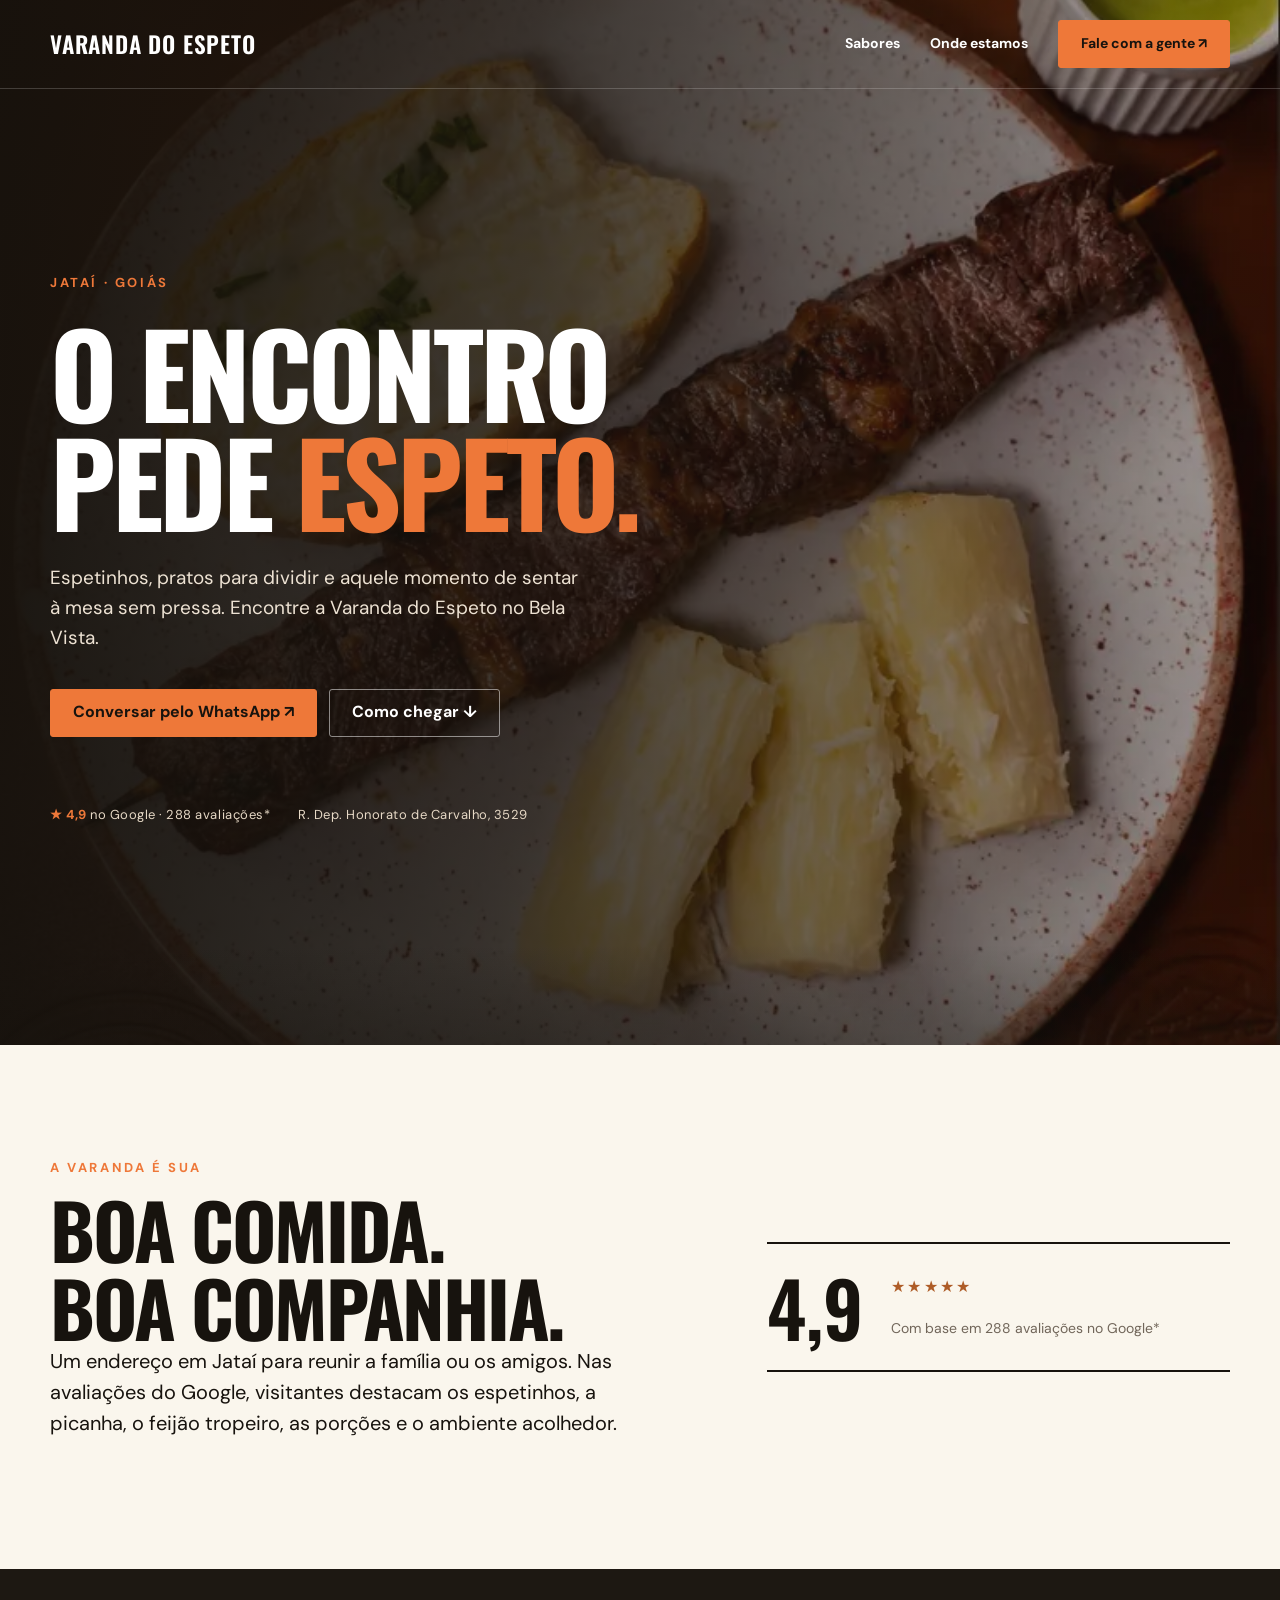
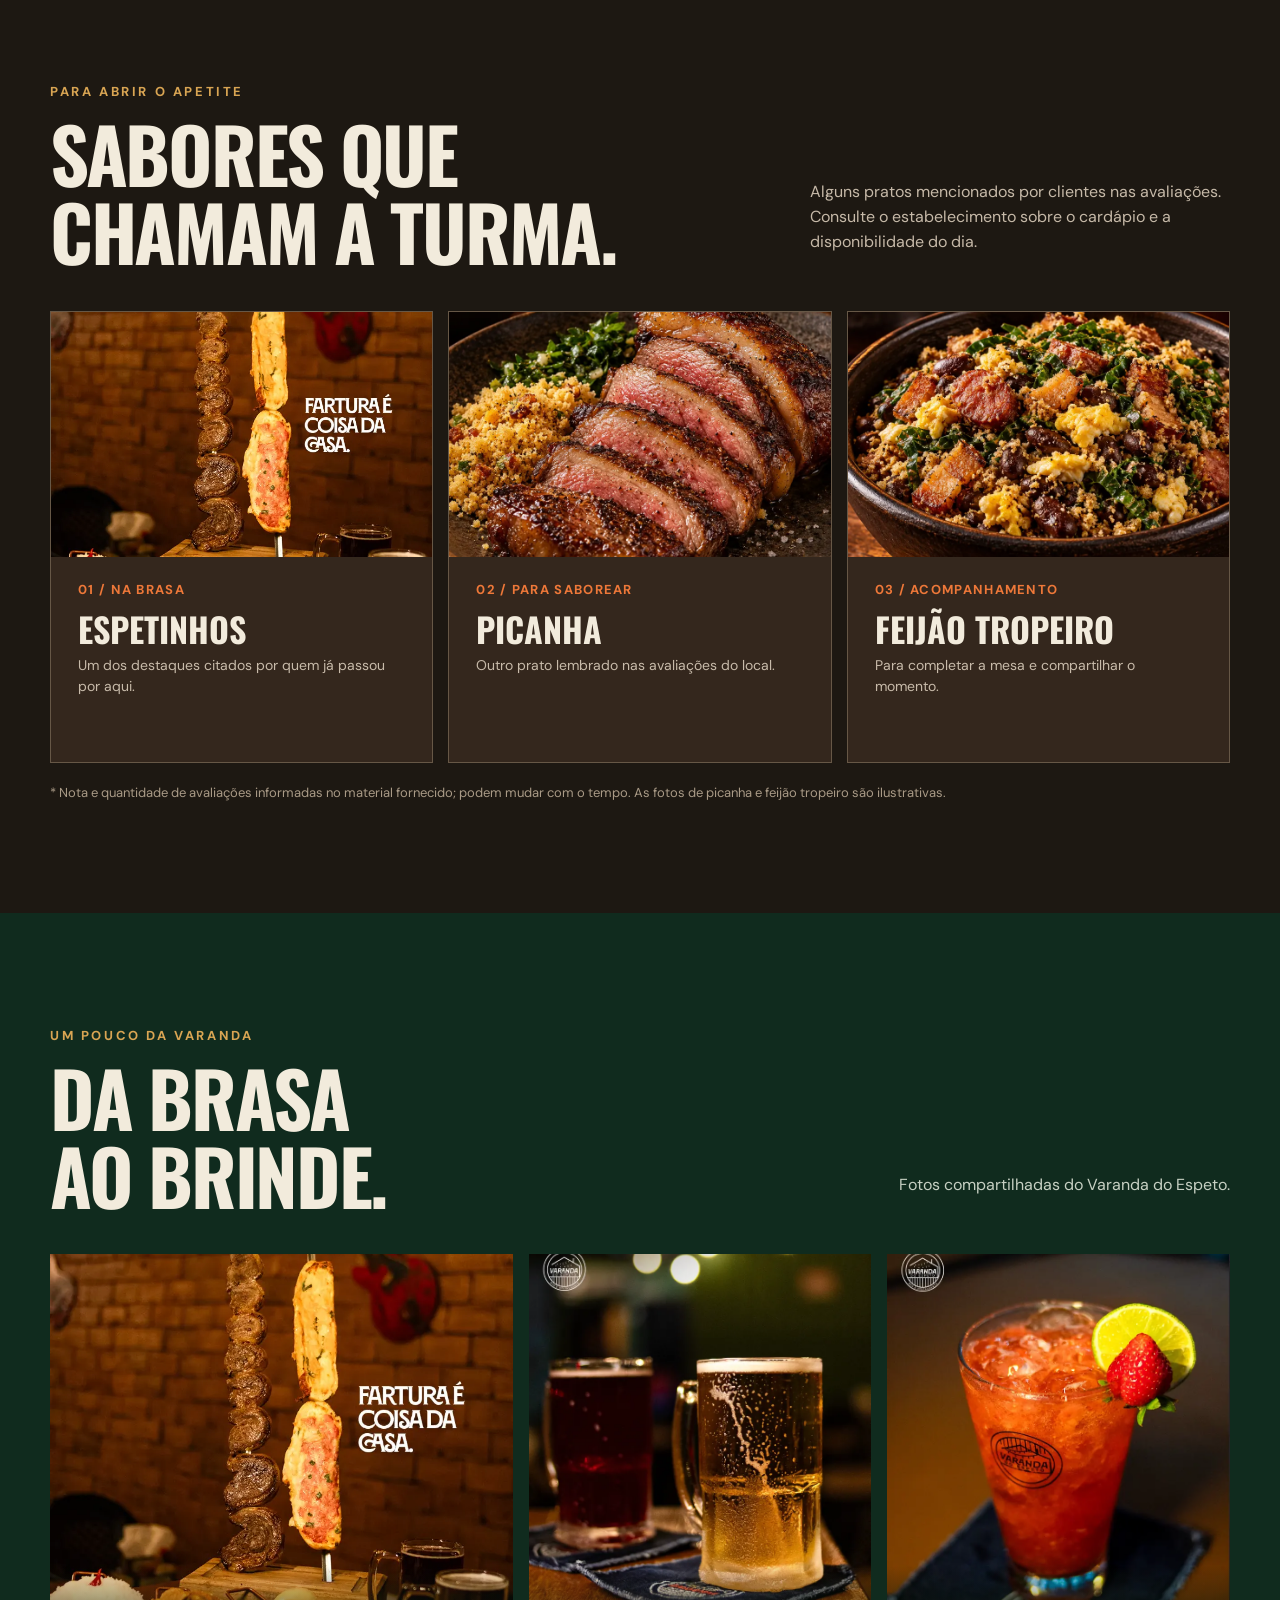
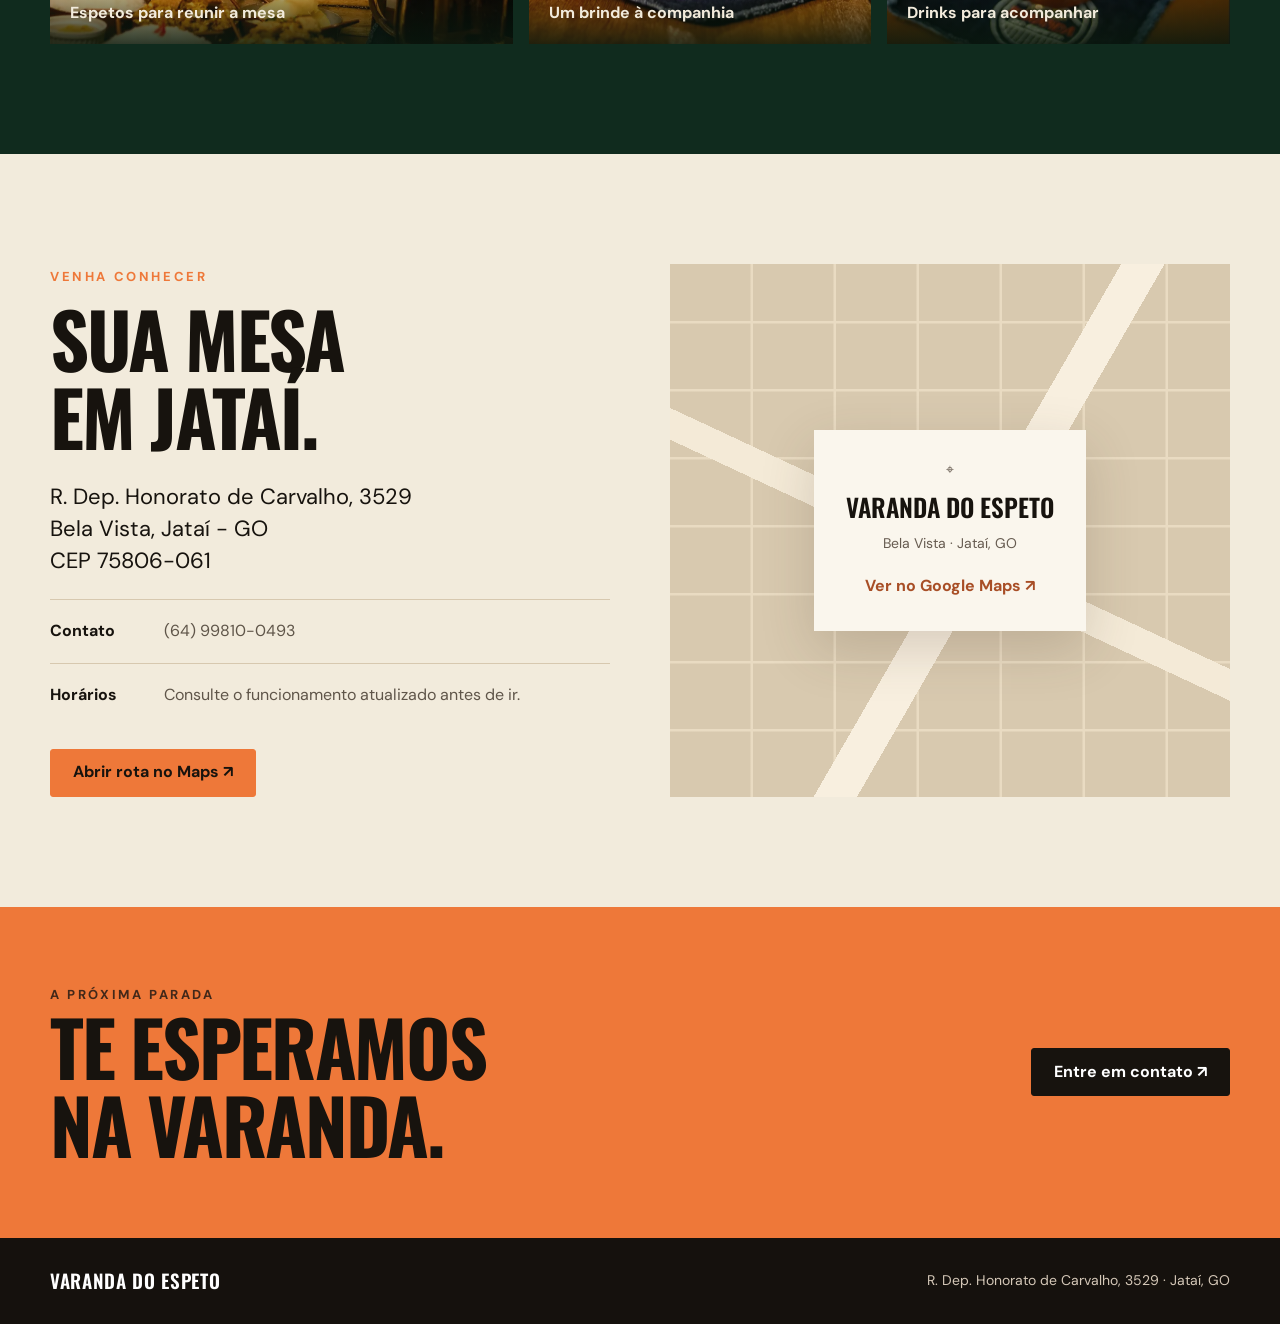
<file: index.html>
<!doctype html>
<html lang="pt-BR">
<head>
  <meta charset="utf-8">
  <meta name="viewport" content="width=device-width, initial-scale=1">
  <meta name="theme-color" content="#17130e">
  <meta name="description" content="Varanda do Espeto em Jataí: espetinhos, pratos para compartilhar e um lugar para reunir a turma. Veja a localização e entre em contato.">
  <title>Varanda do Espeto | Jataí, GO</title>
  <link rel="preconnect" href="https://fonts.googleapis.com">
  <link rel="preconnect" href="https://fonts.gstatic.com" crossorigin>
  <link href="https://fonts.googleapis.com/css2?family=DM+Sans:wght@400;500;600;700&family=Oswald:wght@400;500;600;700&display=swap" rel="stylesheet">
  <link rel="stylesheet" href="css/styles.css">
  <script src="js/main.js" defer></script>
</head>
<body>
  <header class="top">
    <nav class="nav wrap" aria-label="Navegação principal">
      <a class="brand" href="#inicio" aria-label="Varanda do Espeto, início">Varanda do Espeto</a>
      <div class="links">
        <a href="#sabores">Sabores</a>
        <a href="#visite">Onde estamos</a>
        <a class="pill" href="https://wa.me/556499810493" target="_blank" rel="noopener noreferrer">Fale com a gente ↗</a>
      </div>
    </nav>
  </header>

  <main>
    <section class="hero" id="inicio">
      <div class="wrap hero-inner">
        <span class="eyebrow">Jataí · Goiás</span>
        <h1>O encontro<br>pede <em>espeto.</em></h1>
        <p>Espetinhos, pratos para dividir e aquele momento de sentar à mesa sem pressa. Encontre a Varanda do Espeto no Bela Vista.</p>
        <div class="actions">
          <a class="pill" href="https://wa.me/556499810493" target="_blank" rel="noopener noreferrer">Conversar pelo WhatsApp ↗</a>
          <a class="pill outline" href="#visite">Como chegar ↓</a>
        </div>
        <div class="hero-foot">
          <span><b>★ 4,9</b> no Google · 288 avaliações*</span>
          <span>R. Dep. Honorato de Carvalho, 3529</span>
        </div>
      </div>
    </section>

    <section class="intro">
      <div class="wrap intro-grid">
        <div class="reveal">
          <span class="eyebrow">A varanda é sua</span>
          <h2>Boa comida.<br>Boa companhia.</h2>
          <p class="intro-copy">Um endereço em Jataí para reunir a família ou os amigos. Nas avaliações do Google, visitantes destacam os espetinhos, a picanha, o feijão tropeiro, as porções e o ambiente acolhedor.</p>
        </div>
        <div class="rating-box reveal">
          <span class="number">4,9</span>
          <span class="stars" aria-label="Avaliação 4,9 de 5">★★★★★</span>
          <small>Com base em 288 avaliações no Google*</small>
        </div>
      </div>
    </section>

    <section class="menu" id="sabores">
      <div class="wrap">
        <div class="section-head reveal">
          <div>
            <span class="eyebrow">Para abrir o apetite</span>
            <h2>Sabores que<br>chamam a turma.</h2>
          </div>
          <p class="menu-note">Alguns pratos mencionados por clientes nas avaliações. Consulte o estabelecimento sobre o cardápio e a disponibilidade do dia.</p>
        </div>
        <div class="plates">
          <article class="plate reveal">
            <img src="assets/images/fotos/espetinhos.webp" alt="Espetinhos e acompanhamentos fotografados no Varanda do Espeto" loading="lazy">
            <div class="plate-copy">
              <span>01 / NA BRASA</span>
              <h3>Espetinhos</h3>
              <p>Um dos destaques citados por quem já passou por aqui.</p>
            </div>
          </article>
          <article class="plate reveal">
            <img src="assets/images/ilustracoes/picanha.webp" alt="Imagem ilustrativa de picanha grelhada" loading="lazy">
            <div class="plate-copy">
              <span>02 / PARA SABOREAR</span>
              <h3>Picanha</h3>
              <p>Outro prato lembrado nas avaliações do local.</p>
            </div>
          </article>
          <article class="plate reveal">
            <img src="assets/images/ilustracoes/feijao-tropeiro.webp" alt="Imagem ilustrativa de feijão tropeiro" loading="lazy">
            <div class="plate-copy">
              <span>03 / ACOMPANHAMENTO</span>
              <h3>Feijão tropeiro</h3>
              <p>Para completar a mesa e compartilhar o momento.</p>
            </div>
          </article>
        </div>
        <p class="menu-disclaimer">* Nota e quantidade de avaliações informadas no material fornecido; podem mudar com o tempo. As fotos de picanha e feijão tropeiro são ilustrativas.</p>
      </div>
    </section>

    <section class="gallery" id="galeria">
      <div class="wrap">
        <div class="section-head reveal">
          <div>
            <span class="eyebrow">Um pouco da varanda</span>
            <h2>Da brasa<br>ao brinde.</h2>
          </div>
          <p class="gallery-note">Fotos compartilhadas do Varanda do Espeto.</p>
        </div>
        <div class="gallery-grid">
          <figure class="gallery-main reveal">
            <img src="assets/images/fotos/espetinhos.webp" alt="Espetos e acompanhamentos servidos no Varanda do Espeto" loading="lazy">
            <figcaption>Espetos para reunir a mesa</figcaption>
          </figure>
          <figure class="reveal">
            <img src="assets/images/fotos/chope.webp" alt="Canecas de chope no Varanda do Espeto" loading="lazy">
            <figcaption>Um brinde à companhia</figcaption>
          </figure>
          <figure class="reveal">
            <img src="assets/images/fotos/drink.webp" alt="Drink com morango e limão no Varanda do Espeto" loading="lazy">
            <figcaption>Drinks para acompanhar</figcaption>
          </figure>
        </div>
      </div>
    </section>

    <section class="visit" id="visite">
      <div class="wrap visit-grid">
        <div class="reveal">
          <span class="eyebrow">Venha conhecer</span>
          <h2>Sua mesa<br>em Jataí.</h2>
          <p class="address">R. Dep. Honorato de Carvalho, 3529<br>Bela Vista, Jataí - GO<br>CEP 75806-061</p>
          <div class="visit-meta"><b>Contato</b><span>(64) 99810-0493</span></div>
          <div class="visit-meta"><b>Horários</b><span>Consulte o funcionamento atualizado antes de ir.</span></div>
          <div class="actions">
            <a class="pill" href="https://www.google.com/maps/search/?api=1&amp;query=Varanda%20do%20Espeto%2C%20R.%20Dep.%20Honorato%20de%20Carvalho%2C%203529%2C%20Jata%C3%AD%20GO" target="_blank" rel="noopener noreferrer">Abrir rota no Maps ↗</a>
          </div>
        </div>
        <div class="map reveal" role="img" aria-label="Ilustração de localização; use o botão para abrir a rota real no Google Maps">
          <div class="map-card">
            <span class="pin" aria-hidden="true">⌖</span>
            <strong>Varanda do Espeto</strong>
            <span>Bela Vista · Jataí, GO</span>
            <a href="https://www.google.com/maps/search/?api=1&amp;query=Varanda%20do%20Espeto%2C%20R.%20Dep.%20Honorato%20de%20Carvalho%2C%203529%2C%20Jata%C3%AD%20GO" target="_blank" rel="noopener noreferrer">Ver no Google Maps ↗</a>
          </div>
        </div>
      </div>
    </section>

    <section class="closing">
      <div class="wrap closing-inner reveal">
        <div>
          <span class="eyebrow closing-eyebrow">A próxima parada</span>
          <h2>Te esperamos<br>na varanda.</h2>
        </div>
        <a class="pill" href="https://wa.me/556499810493" target="_blank" rel="noopener noreferrer">Entre em contato ↗</a>
      </div>
    </section>
  </main>

  <footer>
    <div class="wrap">
      <a class="brand" href="#inicio">Varanda do Espeto</a>
      <span>R. Dep. Honorato de Carvalho, 3529 · Jataí, GO</span>
    </div>
  </footer>
  <a class="mobile-cta" href="https://wa.me/556499810493" target="_blank" rel="noopener noreferrer">Falar no WhatsApp ↗</a>
</body>
</html>
</file>
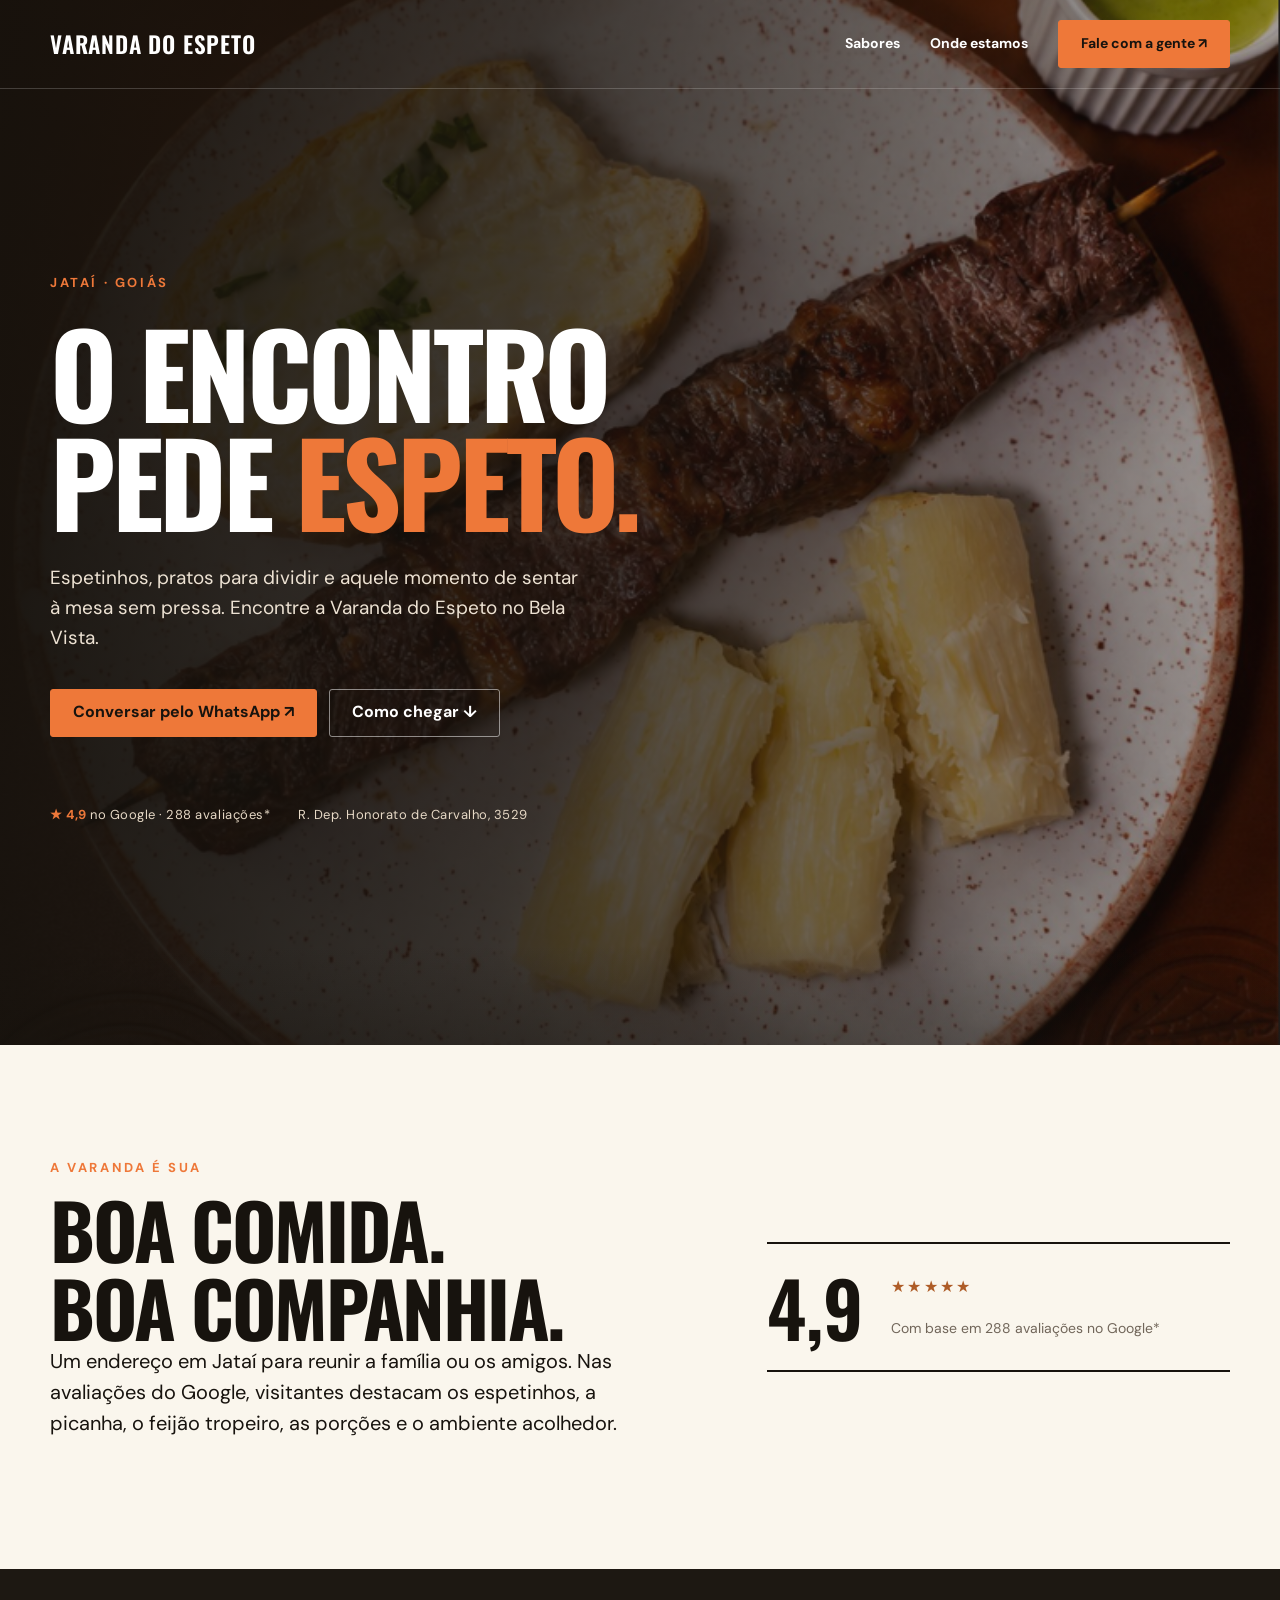
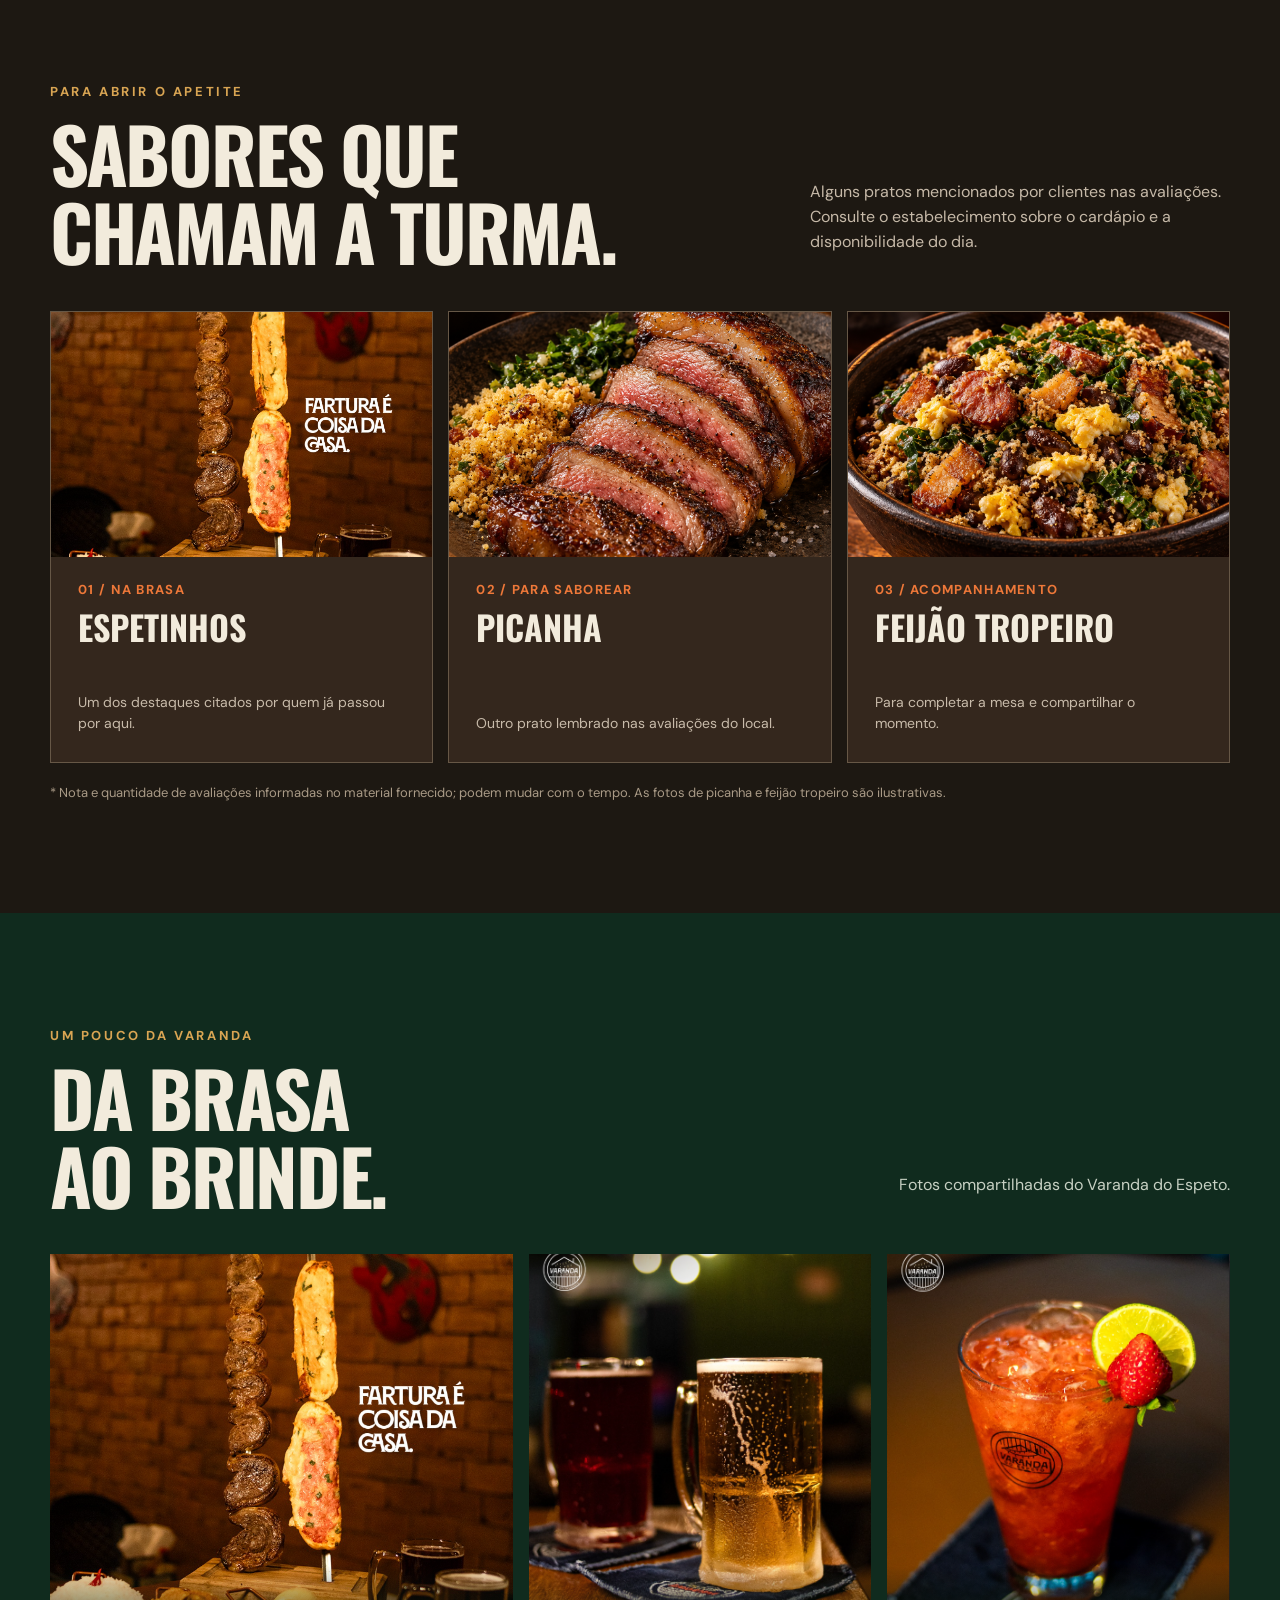
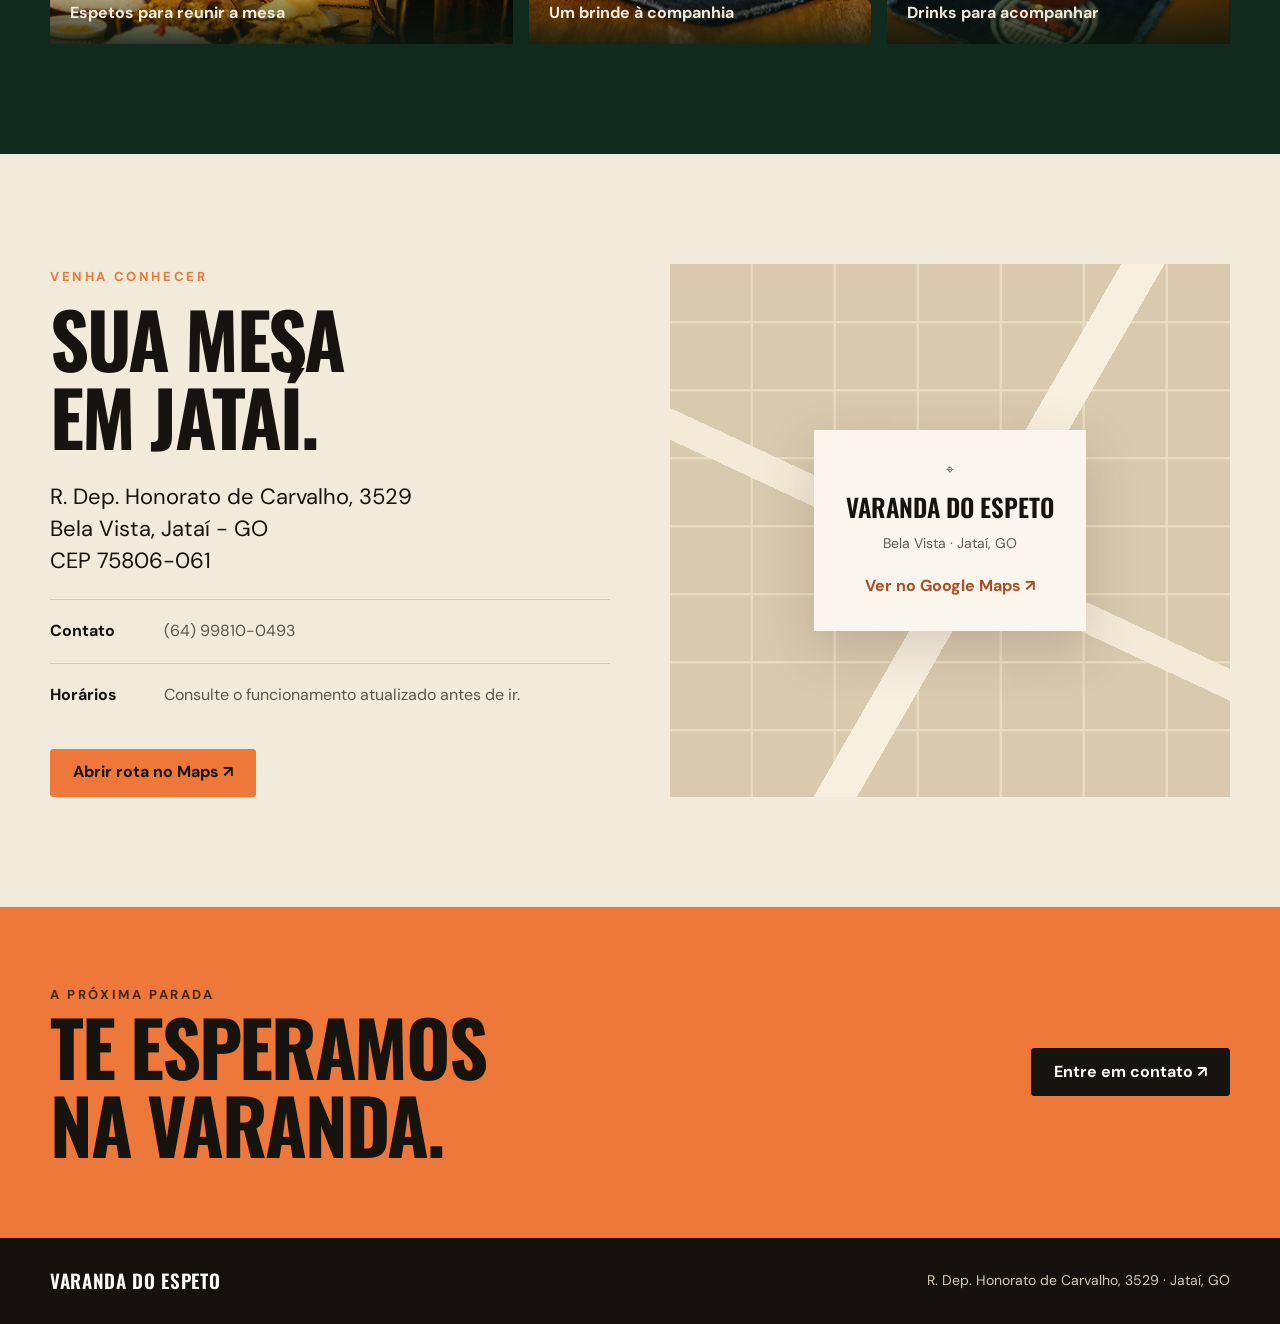
<file: Varanda-do-Espeto/index.html>
<!doctype html>
<html lang="pt-BR">
<head>
  <meta charset="utf-8"><meta name="viewport" content="width=device-width, initial-scale=1">
  <meta name="theme-color" content="#17130e"><meta name="description" content="Varanda do Espeto em Jataí: espetinhos, pratos para compartilhar e um lugar para reunir a turma. Veja a localização e entre em contato.">
  <title>Varanda do Espeto | Jataí, GO</title>
  <link rel="preconnect" href="https://fonts.googleapis.com"><link rel="preconnect" href="https://fonts.gstatic.com" crossorigin>
  <link href="https://fonts.googleapis.com/css2?family=DM+Sans:wght@400;500;600;700&family=Oswald:wght@400;500;600;700&display=swap" rel="stylesheet">
  <style>
    :root{--ink:#17130e;--cream:#f2ebdc;--paper:#faf6ed;--orange:#ee7839;--gold:#d9a553;--line:#d7c8af}*{box-sizing:border-box}html{scroll-behavior:smooth}body{margin:0;background:var(--paper);color:var(--ink);font:16px/1.55 'DM Sans',sans-serif}a{color:inherit;text-decoration:none}button{font:inherit}img{max-width:100%;display:block}.wrap{width:min(1180px,calc(100% - 40px));margin:auto}.top{position:absolute;z-index:5;top:0;left:0;right:0;color:white;border-bottom:1px solid #ffffff30}.nav{height:88px;display:flex;align-items:center;justify-content:space-between;gap:24px}.brand{display:flex;align-items:center;gap:11px;font:600 23px/1 'Oswald',sans-serif;letter-spacing:.035em;text-transform:uppercase}.brand-logo{width:52px;height:52px;object-fit:contain;border-radius:50%;flex:none}.links{display:flex;align-items:center;gap:30px;font-size:14px;font-weight:700}.links a:hover,.textlink:hover{color:var(--orange)}.pill{display:inline-flex;align-items:center;justify-content:center;gap:9px;border:1px solid var(--orange);background:var(--orange);color:var(--ink);min-height:48px;padding:10px 22px;border-radius:3px;font-weight:700;transition:transform .2s,background .2s}.pill:hover{transform:translateY(-3px);background:#ffa268}.pill.outline{background:transparent;color:white;border-color:#ffffff80}.pill.outline:hover{border-color:var(--orange);background:#ee78391c}.hero{min-height:740px;display:flex;align-items:center;position:relative;overflow:hidden;background:#241a12;color:#fff}.hero:before{content:"";position:absolute;inset:0;background:linear-gradient(90deg,#15110cf7 0%,#15110ccf 42%,#15110c50 100%),url('assets/foto-prato.png') 76% center/cover no-repeat}.hero:after{content:"";position:absolute;inset:auto 0 0;height:100px;background:linear-gradient(transparent,#17130e55)}.hero-inner{position:relative;z-index:1;padding:160px 0 110px}.eyebrow{font-size:13px;font-weight:700;letter-spacing:.2em;text-transform:uppercase;color:var(--orange)}h1,h2,h3,p{margin-top:0}h1,h2,h3{font-family:Oswald,sans-serif;text-transform:uppercase}h1{font-size:clamp(64px,9vw,128px);line-height:.95;letter-spacing:-.035em;max-width:850px;margin:22px 0 27px}h1 em{font-style:normal;color:var(--orange)}.hero p{max-width:530px;color:#ede2d3;font-size:19px;line-height:1.6}.actions{display:flex;flex-wrap:wrap;gap:12px;margin-top:35px}.hero-foot{display:flex;gap:28px;margin-top:68px;font-size:13px;letter-spacing:.04em;color:#e7d9c6}.hero-foot b{color:var(--orange)}section{padding:110px 0}.section-head{display:flex;align-items:end;justify-content:space-between;gap:30px;margin-bottom:40px}h2{font-size:clamp(44px,6vw,76px);line-height:1.03;letter-spacing:-.03em;margin:10px 0 0}.intro{background:var(--paper)}.intro-grid{display:grid;grid-template-columns:1.15fr .85fr;gap:90px;align-items:center}.intro-copy{font-size:20px;max-width:640px}.intro-copy strong{color:#aa4f28}.rating-box{border-top:2px solid var(--ink);border-bottom:2px solid var(--ink);padding:25px 0;display:grid;grid-template-columns:auto 1fr;gap:8px 28px;align-items:center}.rating-box .number{grid-row:span 2;font:600 76px/1 Oswald}.stars{color:#ae5c27;letter-spacing:.15em}.rating-box small{color:#71665a;font-size:14px}.menu{background:#1d1812;color:var(--cream)}.menu .eyebrow{color:var(--gold)}.menu-note{color:#c6b9a8;max-width:420px}.plates{display:grid;grid-template-columns:repeat(3,1fr);gap:15px}.plate{min-height:310px;border:1px solid #665746;position:relative;padding:28px;display:flex;flex-direction:column;justify-content:end;overflow:hidden;background:linear-gradient(145deg,#423024,#231b16)}.plate:before{content:"";position:absolute;width:230px;height:230px;border-radius:50%;border:1px solid #ffffff12;right:-80px;top:-60px;box-shadow:0 0 0 32px #ffffff07,0 0 0 65px #ffffff05}.plate>*{position:relative}.plate span{color:var(--orange);font-weight:700;font-size:13px;letter-spacing:.1em}.plate h3{font-size:34px;line-height:1.05;margin:12px 0 8px}.plate p{color:#c8bbaa;margin:0;font-size:14px}.menu-disclaimer{font-size:13px;color:#a99a86;margin:20px 0 0}.visit{background:var(--cream)}.visit-grid{display:grid;grid-template-columns:1fr 1fr;gap:60px}.visit h2{margin-bottom:26px}.address{font-size:22px;line-height:1.45;max-width:450px}.visit-meta{border-top:1px solid var(--line);padding:19px 0;display:flex;gap:18px}.visit-meta b{min-width:96px}.visit-meta span{color:#5f5549}.visit .actions{margin-top:22px}.map{min-height:420px;background:#d8c9af;position:relative;display:flex;align-items:center;justify-content:center;text-align:center;overflow:hidden}.map:before{content:"";position:absolute;inset:0;background:linear-gradient(25deg,transparent 45%,#f4ead7 45%,#f4ead7 49%,transparent 49%),linear-gradient(120deg,transparent 52%,#f8efdf 52%,#f8efdf 57%,transparent 57%),repeating-linear-gradient(0deg,transparent 0 65px,#e9dbc2 66px 68px),repeating-linear-gradient(90deg,transparent 0 80px,#e9dbc2 81px 83px)}.map-card{z-index:1;background:var(--paper);padding:32px;box-shadow:0 18px 50px #4b392d30;max-width:290px}.pin{display:block;font-size:36px;color:#bd5b2f;line-height:1}.map-card strong{display:block;font:600 25px Oswald;text-transform:uppercase;margin:12px 0 6px}.map-card span{font-size:14px;color:#665b50}.map-card a{display:block;color:#a84e26;font-weight:700;margin-top:18px}.closing{background:var(--orange);padding:75px 0}.closing-inner{display:flex;align-items:center;justify-content:space-between;gap:35px}.closing h2{margin:0}.closing .pill{background:var(--ink);border-color:var(--ink);color:white}footer{background:#15110d;color:#d5c8b8;padding:32px 0}footer .wrap{display:flex;align-items:center;justify-content:space-between;gap:15px;font-size:14px}footer .brand{color:white;font-size:19px}.reveal{opacity:0;transform:translateY(28px);transition:opacity .7s ease,transform .7s ease}.reveal.visible{opacity:1;transform:none}.gallery{background:#102b1e;color:var(--cream)}.gallery .eyebrow{color:var(--gold)}.gallery-note{max-width:350px;color:#c7d0c3}.gallery-grid{display:grid;grid-template-columns:1.35fr 1fr 1fr;gap:16px}.gallery-grid figure{margin:0;position:relative;height:390px;overflow:hidden;background:#263a2b}.gallery-grid img{width:100%;height:100%;object-fit:cover;transition:transform .6s ease}.gallery-grid figure:hover img{transform:scale(1.04)}.gallery-grid figcaption{position:absolute;left:0;right:0;bottom:0;padding:35px 20px 18px;background:linear-gradient(transparent,#09180ed9);font-weight:700}.gallery-main img{object-position:center 42%}.mobile-cta{display:none}@media(max-width:800px){.nav{height:72px}.links a:not(.pill){display:none}.links .pill{min-height:40px;padding:7px 12px;font-size:13px}.hero{min-height:680px}.hero:before{background:linear-gradient(90deg,#15110ce8,#15110c8a),url('assets/foto-prato.png') 72% center/cover no-repeat}.hero-inner{padding:140px 0 75px}.hero-foot{flex-direction:column;gap:7px;margin-top:45px}.intro-grid,.visit-grid{grid-template-columns:1fr;gap:35px}.plates{grid-template-columns:1fr}.gallery-grid{grid-template-columns:repeat(2,1fr)}.gallery-main{grid-column:span 2}.gallery-grid figure{height:340px}.plate{min-height:220px}.section-head{display:block}.menu-note{margin-top:20px}.closing-inner{display:block}.closing .pill{margin-top:25px}section{padding:75px 0}}@media(max-width:520px){.wrap{width:min(100% - 32px,1180px)}.brand{font-size:18px}.brand-logo{width:42px;height:42px}.hero{min-height:675px}h1{font-size:clamp(58px,16vw,82px)}.hero p{font-size:17px}.hero .actions .pill{width:100%}.rating-box .number{font-size:64px}.address{font-size:19px}.map{min-height:330px}.gallery-grid{grid-template-columns:1fr}.gallery-main{grid-column:auto}.gallery-grid figure{height:360px}footer .wrap{align-items:start;flex-direction:column}.mobile-cta{display:block;position:fixed;bottom:12px;left:12px;right:12px;z-index:8;background:var(--orange);color:var(--ink);padding:14px;text-align:center;font-weight:700;box-shadow:0 8px 28px #17130e66;border-radius:4px}footer{padding-bottom:90px}}@media(prefers-reduced-motion:reduce){html{scroll-behavior:auto}.reveal{opacity:1;transform:none}.pill{transition:none}}

    .plates{align-items:stretch}.plate{display:flex;flex-direction:column;justify-content:initial;min-height:0;padding:0;background:#34271d}.plate:before{display:none}.plate>img{width:100%;height:245px;object-fit:cover;object-position:center 48%;flex:none}.plate:first-child>img{object-position:center 38%}.plate-copy{display:flex;flex-direction:column;align-items:flex-start;min-height:205px;padding:24px 27px 28px}.plate-copy span{line-height:1.4}.plate-copy h3{margin:10px 0 8px;line-height:1.08}.plate-copy p{margin-top:auto;line-height:1.5}.plate-copy>*{position:relative}@media(max-width:800px){.plate>img{height:280px}.plate-copy{min-height:190px}}@media(max-width:520px){.plate>img{height:270px}.plate-copy{min-height:190px}}
  </style>
</head>
<body>
  <header class="top"><nav class="nav wrap" aria-label="Navegação principal"><a class="brand" href="#inicio" aria-label="Varanda do Espeto, início">Varanda do Espeto</a><div class="links"><a href="#sabores">Sabores</a><a href="#visite">Onde estamos</a><a class="pill" href="https://wa.me/556499810493" target="_blank" rel="noopener noreferrer">Fale com a gente ↗</a></div></nav></header>
  <main>
    <section class="hero" id="inicio"><div class="wrap hero-inner"><span class="eyebrow">Jataí · Goiás</span><h1>O encontro<br>pede <em>espeto.</em></h1><p>Espetinhos, pratos para dividir e aquele momento de sentar à mesa sem pressa. Encontre a Varanda do Espeto no Bela Vista.</p><div class="actions"><a class="pill" href="https://wa.me/556499810493" target="_blank" rel="noopener noreferrer">Conversar pelo WhatsApp ↗</a><a class="pill outline" href="#visite">Como chegar ↓</a></div><div class="hero-foot"><span><b>★ 4,9</b> no Google · 288 avaliações*</span><span>R. Dep. Honorato de Carvalho, 3529</span></div></div></section>
    <section class="intro"><div class="wrap intro-grid"><div class="reveal"><span class="eyebrow">A varanda é sua</span><h2>Boa comida.<br>Boa companhia.</h2><p class="intro-copy">Um endereço em Jataí para reunir a família ou os amigos. Nas avaliações do Google, visitantes destacam os espetinhos, a picanha, o feijão tropeiro, as porções e o ambiente acolhedor.</p></div><div class="rating-box reveal"><span class="number">4,9</span><span class="stars" aria-label="Avaliação 4,9 de 5">★★★★★</span><small>Com base em 288 avaliações no Google*</small></div></div></section>
    <section class="menu" id="sabores"><div class="wrap"><div class="section-head reveal"><div><span class="eyebrow">Para abrir o apetite</span><h2>Sabores que<br>chamam a turma.</h2></div><p class="menu-note">Alguns pratos mencionados por clientes nas avaliações. Consulte o estabelecimento sobre o cardápio e a disponibilidade do dia.</p></div><div class="plates"><article class="plate reveal"><img src="assets/foto-espetos.png" alt="Espetinhos e acompanhamentos fotografados no Varanda do Espeto" loading="lazy"><div class="plate-copy"><span>01 / NA BRASA</span><h3>Espetinhos</h3><p>Um dos destaques citados por quem já passou por aqui.</p></div></article><article class="plate reveal"><img src="assets/picanha-ilustrativa.png" alt="Imagem ilustrativa de picanha grelhada" loading="lazy"><div class="plate-copy"><span>02 / PARA SABOREAR</span><h3>Picanha</h3><p>Outro prato lembrado nas avaliações do local.</p></div></article><article class="plate reveal"><img src="assets/tropeiro-ilustrativo.png" alt="Imagem ilustrativa de feijão tropeiro" loading="lazy"><div class="plate-copy"><span>03 / ACOMPANHAMENTO</span><h3>Feijão tropeiro</h3><p>Para completar a mesa e compartilhar o momento.</p></div></article></div><p class="menu-disclaimer">* Nota e quantidade de avaliações informadas no material fornecido; podem mudar com o tempo. As fotos de picanha e feijão tropeiro são ilustrativas.</p></div></section>
    <section class="gallery" id="galeria"><div class="wrap"><div class="section-head reveal"><div><span class="eyebrow">Um pouco da varanda</span><h2>Da brasa<br>ao brinde.</h2></div><p class="gallery-note">Fotos compartilhadas do Varanda do Espeto.</p></div><div class="gallery-grid"><figure class="gallery-main reveal"><img src="assets/foto-espetos.png" alt="Espetos e acompanhamentos servidos no Varanda do Espeto" loading="lazy"><figcaption>Espetos para reunir a mesa</figcaption></figure><figure class="reveal"><img src="assets/foto-chopp.png" alt="Canecas de chope no Varanda do Espeto" loading="lazy"><figcaption>Um brinde à companhia</figcaption></figure><figure class="reveal"><img src="assets/foto-drink.png" alt="Drink com morango e limão no Varanda do Espeto" loading="lazy"><figcaption>Drinks para acompanhar</figcaption></figure></div></div></section>
    <section class="visit" id="visite"><div class="wrap visit-grid"><div class="reveal"><span class="eyebrow">Venha conhecer</span><h2>Sua mesa<br>em Jataí.</h2><p class="address">R. Dep. Honorato de Carvalho, 3529<br>Bela Vista, Jataí - GO<br>CEP 75806-061</p><div class="visit-meta"><b>Contato</b><span>(64) 99810-0493</span></div><div class="visit-meta"><b>Horários</b><span>Consulte o funcionamento atualizado antes de ir.</span></div><div class="actions"><a class="pill" href="https://www.google.com/maps/search/?api=1&amp;query=Varanda%20do%20Espeto%2C%20R.%20Dep.%20Honorato%20de%20Carvalho%2C%203529%2C%20Jata%C3%AD%20GO" target="_blank" rel="noopener noreferrer">Abrir rota no Maps ↗</a></div></div><div class="map reveal" role="img" aria-label="Ilustração de localização; use o botão para abrir a rota real no Google Maps"><div class="map-card"><span class="pin" aria-hidden="true">⌖</span><strong>Varanda do Espeto</strong><span>Bela Vista · Jataí, GO</span><a href="https://www.google.com/maps/search/?api=1&amp;query=Varanda%20do%20Espeto%2C%20R.%20Dep.%20Honorato%20de%20Carvalho%2C%203529%2C%20Jata%C3%AD%20GO" target="_blank" rel="noopener noreferrer">Ver no Google Maps ↗</a></div></div></div></section>
    <section class="closing"><div class="wrap closing-inner reveal"><div><span class="eyebrow" style="color:#422819">A próxima parada</span><h2>Te esperamos<br>na varanda.</h2></div><a class="pill" href="https://wa.me/556499810493" target="_blank" rel="noopener noreferrer">Entre em contato ↗</a></div></section>
  </main>
  <footer><div class="wrap"><a class="brand" href="#inicio">Varanda do Espeto</a><span>R. Dep. Honorato de Carvalho, 3529 · Jataí, GO</span></div></footer>
  <a class="mobile-cta" href="https://wa.me/556499810493" target="_blank" rel="noopener noreferrer">Falar no WhatsApp ↗</a>
  <script>const observer=new IntersectionObserver(entries=>{for(const entry of entries){if(entry.isIntersecting){entry.target.classList.add('visible');observer.unobserve(entry.target)}}},{threshold:.12});document.querySelectorAll('.reveal').forEach(el=>observer.observe(el));</script>
</body>
</html>
</file>
<file: css/styles.css>
:root {
  --ink: #17130e;
  --cream: #f2ebdc;
  --paper: #faf6ed;
  --orange: #ee7839;
  --gold: #d9a553;
  --line: #d7c8af;
}

* {
  box-sizing: border-box;
}

html {
  scroll-behavior: smooth;
}

body {
  margin: 0;
  background: var(--paper);
  color: var(--ink);
  font: 16px/1.55 'DM Sans',sans-serif;
}

a {
  color: inherit;
  text-decoration: none;
}

button {
  font: inherit;
}

img {
  max-width: 100%;
  display: block;
}

.wrap {
  width: min(1180px,calc(100% - 40px));
  margin: auto;
}

.top {
  position: absolute;
  z-index: 5;
  top: 0;
  left: 0;
  right: 0;
  color: white;
  border-bottom: 1px solid #ffffff30;
}

.nav {
  height: 88px;
  display: flex;
  align-items: center;
  justify-content: space-between;
  gap: 24px;
}

.brand {
  display: flex;
  align-items: center;
  gap: 11px;
  font: 600 23px/1 'Oswald',sans-serif;
  letter-spacing: .035em;
  text-transform: uppercase;
}

.links {
  display: flex;
  align-items: center;
  gap: 30px;
  font-size: 14px;
  font-weight: 700;
}

.links a:hover,.textlink:hover {
  color: var(--orange);
}

.pill {
  display: inline-flex;
  align-items: center;
  justify-content: center;
  gap: 9px;
  border: 1px solid var(--orange);
  background: var(--orange);
  color: var(--ink);
  min-height: 48px;
  padding: 10px 22px;
  border-radius: 3px;
  font-weight: 700;
  transition: transform .2s,background .2s;
}

.pill:hover {
  transform: translateY(-3px);
  background: #ffa268;
}

.pill.outline {
  background: transparent;
  color: white;
  border-color: #ffffff80;
}

.pill.outline:hover {
  border-color: var(--orange);
  background: #ee78391c;
}

.hero {
  min-height: 740px;
  display: flex;
  align-items: center;
  position: relative;
  overflow: hidden;
  background: #241a12;
  color: #fff;
}

.hero:before {
  content: "";
  position: absolute;
  inset: 0;
  background: linear-gradient(90deg,#15110cf7 0%,#15110ccf 42%,#15110c50 100%),url('../assets/images/fotos/prato.webp') 76% center/cover no-repeat;
}

.hero:after {
  content: "";
  position: absolute;
  inset: auto 0 0;
  height: 100px;
  background: linear-gradient(transparent,#17130e55);
}

.hero-inner {
  position: relative;
  z-index: 1;
  padding: 160px 0 110px;
}

.eyebrow {
  font-size: 13px;
  font-weight: 700;
  letter-spacing: .2em;
  text-transform: uppercase;
  color: var(--orange);
}

h1,h2,h3,p {
  margin-top: 0;
}

h1,h2,h3 {
  font-family: Oswald,sans-serif;
  text-transform: uppercase;
}

h1 {
  font-size: clamp(64px,9vw,128px);
  line-height: .95;
  letter-spacing: -.035em;
  max-width: 850px;
  margin: 22px 0 27px;
}

h1 em {
  font-style: normal;
  color: var(--orange);
}

.hero p {
  max-width: 530px;
  color: #ede2d3;
  font-size: 19px;
  line-height: 1.6;
}

.actions {
  display: flex;
  flex-wrap: wrap;
  gap: 12px;
  margin-top: 35px;
}

.hero-foot {
  display: flex;
  gap: 28px;
  margin-top: 68px;
  font-size: 13px;
  letter-spacing: .04em;
  color: #e7d9c6;
}

.hero-foot b {
  color: var(--orange);
}

section {
  padding: 110px 0;
}

.section-head {
  display: flex;
  align-items: end;
  justify-content: space-between;
  gap: 30px;
  margin-bottom: 40px;
}

h2 {
  font-size: clamp(44px,6vw,76px);
  line-height: 1.03;
  letter-spacing: -.03em;
  margin: 10px 0 0;
}

.intro {
  background: var(--paper);
}

.intro-grid {
  display: grid;
  grid-template-columns: 1.15fr .85fr;
  gap: 90px;
  align-items: center;
}

.intro-copy {
  font-size: 20px;
  max-width: 640px;
}

.intro-copy strong {
  color: #aa4f28;
}

.rating-box {
  border-top: 2px solid var(--ink);
  border-bottom: 2px solid var(--ink);
  padding: 25px 0;
  display: grid;
  grid-template-columns: auto 1fr;
  gap: 8px 28px;
  align-items: center;
}

.rating-box .number {
  grid-row: span 2;
  font: 600 76px/1 Oswald;
}

.stars {
  color: #ae5c27;
  letter-spacing: .15em;
}

.rating-box small {
  color: #71665a;
  font-size: 14px;
}

.menu {
  background: #1d1812;
  color: var(--cream);
}

.menu .eyebrow {
  color: var(--gold);
}

.menu-note {
  color: #c6b9a8;
  max-width: 420px;
}

.plates {
  align-items: stretch;
  display: grid;
  grid-template-columns: repeat(3,1fr);
  gap: 15px;
}

.plate {
  border: 1px solid #665746;
  position: relative;
  display: flex;
  flex-direction: column;
  overflow: hidden;
  background: #34271d;
}

.plate>img {
  width: 100%;
  height: 245px;
  object-fit: cover;
  object-position: center 48%;
  flex: none;
}

.plate:first-child>img {
  object-position: center 38%;
}

.plate-copy {
  display: flex;
  flex-direction: column;
  align-items: flex-start;
  min-height: 205px;
  padding: 24px 27px 28px;
}

.plate-copy span {
  line-height: 1.4;
}

.plate-copy h3 {
  margin: 10px 0 8px;
  line-height: 1.08;
}

.plate-copy p {
  margin-top: auto;
  line-height: 1.5;
}

.plate span {
  color: var(--orange);
  font-weight: 700;
  font-size: 13px;
  letter-spacing: .1em;
}

.plate h3 {
  font-size: 34px;
  line-height: 1.05;
  margin: 12px 0 8px;
}

.plate p {
  color: #c8bbaa;
  margin: 0;
  font-size: 14px;
}

.menu-disclaimer {
  font-size: 13px;
  color: #a99a86;
  margin: 20px 0 0;
}

.visit {
  background: var(--cream);
}

.visit-grid {
  display: grid;
  grid-template-columns: 1fr 1fr;
  gap: 60px;
}

.visit h2 {
  margin-bottom: 26px;
}

.address {
  font-size: 22px;
  line-height: 1.45;
  max-width: 450px;
}

.visit-meta {
  border-top: 1px solid var(--line);
  padding: 19px 0;
  display: flex;
  gap: 18px;
}

.visit-meta b {
  min-width: 96px;
}

.visit-meta span {
  color: #5f5549;
}

.visit .actions {
  margin-top: 22px;
}

.map {
  min-height: 420px;
  background: #d8c9af;
  position: relative;
  display: flex;
  align-items: center;
  justify-content: center;
  text-align: center;
  overflow: hidden;
}

.map:before {
  content: "";
  position: absolute;
  inset: 0;
  background: linear-gradient(25deg,transparent 45%,#f4ead7 45%,#f4ead7 49%,transparent 49%),linear-gradient(120deg,transparent 52%,#f8efdf 52%,#f8efdf 57%,transparent 57%),repeating-linear-gradient(0deg,transparent 0 65px,#e9dbc2 66px 68px),repeating-linear-gradient(90deg,transparent 0 80px,#e9dbc2 81px 83px);
}

.map-card {
  z-index: 1;
  background: var(--paper);
  padding: 32px;
  box-shadow: 0 18px 50px #4b392d30;
  max-width: 290px;
}

.pin {
  display: block;
  font-size: 36px;
  color: #bd5b2f;
  line-height: 1;
}

.map-card strong {
  display: block;
  font: 600 25px Oswald;
  text-transform: uppercase;
  margin: 12px 0 6px;
}

.map-card span {
  font-size: 14px;
  color: #665b50;
}

.map-card a {
  display: block;
  color: #a84e26;
  font-weight: 700;
  margin-top: 18px;
}

.closing {
  background: var(--orange);
  padding: 75px 0;
}

.closing-inner {
  display: flex;
  align-items: center;
  justify-content: space-between;
  gap: 35px;
}

.closing h2 {
  margin: 0;
}

.closing .pill {
  background: var(--ink);
  border-color: var(--ink);
  color: white;
}

footer {
  background: #15110d;
  color: #d5c8b8;
  padding: 32px 0;
}

footer .wrap {
  display: flex;
  align-items: center;
  justify-content: space-between;
  gap: 15px;
  font-size: 14px;
}

footer .brand {
  color: white;
  font-size: 19px;
}

.reveal { opacity: 1; }
.reveal.visible { animation: reveal-in .7s ease both; }
@keyframes reveal-in {
  from { opacity: .45; transform: translateY(20px); }
  to { opacity: 1; transform: none; }
}

.gallery {
  background: #102b1e;
  color: var(--cream);
}

.gallery .eyebrow {
  color: var(--gold);
}

.gallery-note {
  max-width: 350px;
  color: #c7d0c3;
}

.gallery-grid {
  display: grid;
  grid-template-columns: 1.35fr 1fr 1fr;
  gap: 16px;
}

.gallery-grid figure {
  margin: 0;
  position: relative;
  height: 390px;
  overflow: hidden;
  background: #263a2b;
}

.gallery-grid img {
  width: 100%;
  height: 100%;
  object-fit: cover;
  transition: transform .6s ease;
}

.gallery-grid figure:hover img {
  transform: scale(1.04);
}

.gallery-grid figcaption {
  position: absolute;
  left: 0;
  right: 0;
  bottom: 0;
  padding: 35px 20px 18px;
  background: linear-gradient(transparent,#09180ed9);
  font-weight: 700;
}

.gallery-main img {
  object-position: center 42%;
}

.mobile-cta {
  display: none;
}

@media(max-width:800px) {
  .nav {
    height: 72px;
  }
  .links a:not(.pill) {
    display: none;
  }
  .links .pill {
    min-height: 40px;
    padding: 7px 12px;
    font-size: 13px;
  }
  .hero {
    min-height: 680px;
  }
  .hero:before {
    background: linear-gradient(90deg,#15110ce8,#15110c8a),url('../assets/images/fotos/prato.webp') 72% center/cover no-repeat;
  }
  .hero-inner {
    padding: 140px 0 75px;
  }
  .hero-foot {
    flex-direction: column;
    gap: 7px;
    margin-top: 45px;
  }
  .intro-grid,.visit-grid {
    grid-template-columns: 1fr;
    gap: 35px;
  }
  .plates {
    grid-template-columns: 1fr;
  }
  .gallery-grid {
    grid-template-columns: repeat(2,1fr);
  }
  .gallery-main {
    grid-column: span 2;
  }
  .gallery-grid figure {
    height: 340px;
  }
  .section-head {
    display: block;
  }
  .menu-note {
    margin-top: 20px;
  }
  .closing-inner {
    display: block;
  }
  .closing .pill {
    margin-top: 25px;
  }
  section {
    padding: 75px 0;
  }
}

@media(max-width:520px) {
  .wrap {
    width: min(100% - 32px,1180px);
  }
  .brand {
    font-size: 18px;
  }
  .hero {
    min-height: 675px;
  }
  h1 {
    font-size: clamp(58px,16vw,82px);
  }
  .hero p {
    font-size: 17px;
  }
  .hero .actions .pill {
    width: 100%;
  }
  .rating-box .number {
    font-size: 64px;
  }
  .address {
    font-size: 19px;
  }
  .map {
    min-height: 330px;
  }
  .gallery-grid {
    grid-template-columns: 1fr;
  }
  .gallery-main {
    grid-column: auto;
  }
  .gallery-grid figure {
    height: 360px;
  }
  footer .wrap {
    align-items: start;
    flex-direction: column;
  }
  .mobile-cta {
    display: block;
    position: fixed;
    bottom: 12px;
    left: 12px;
    right: 12px;
    z-index: 8;
    background: var(--orange);
    color: var(--ink);
    padding: 14px;
    text-align: center;
    font-weight: 700;
    box-shadow: 0 8px 28px #17130e66;
    border-radius: 4px;
  }
  footer {
    padding-bottom: 90px;
  }
}

@media(prefers-reduced-motion:reduce) {
  html {
    scroll-behavior: auto;
  }
  .reveal {
    opacity: 1;
    transform: none;
  }
  .pill {
    transition: none;
  }
}

@media (max-width: 800px) {
  .plate>img { height: 280px; }
  .plate-copy { min-height: 190px; }
}

@media (max-width: 520px) {
  .plate>img { height: 270px; }
}

.closing-eyebrow {
  color: #422819;
}
</file>
